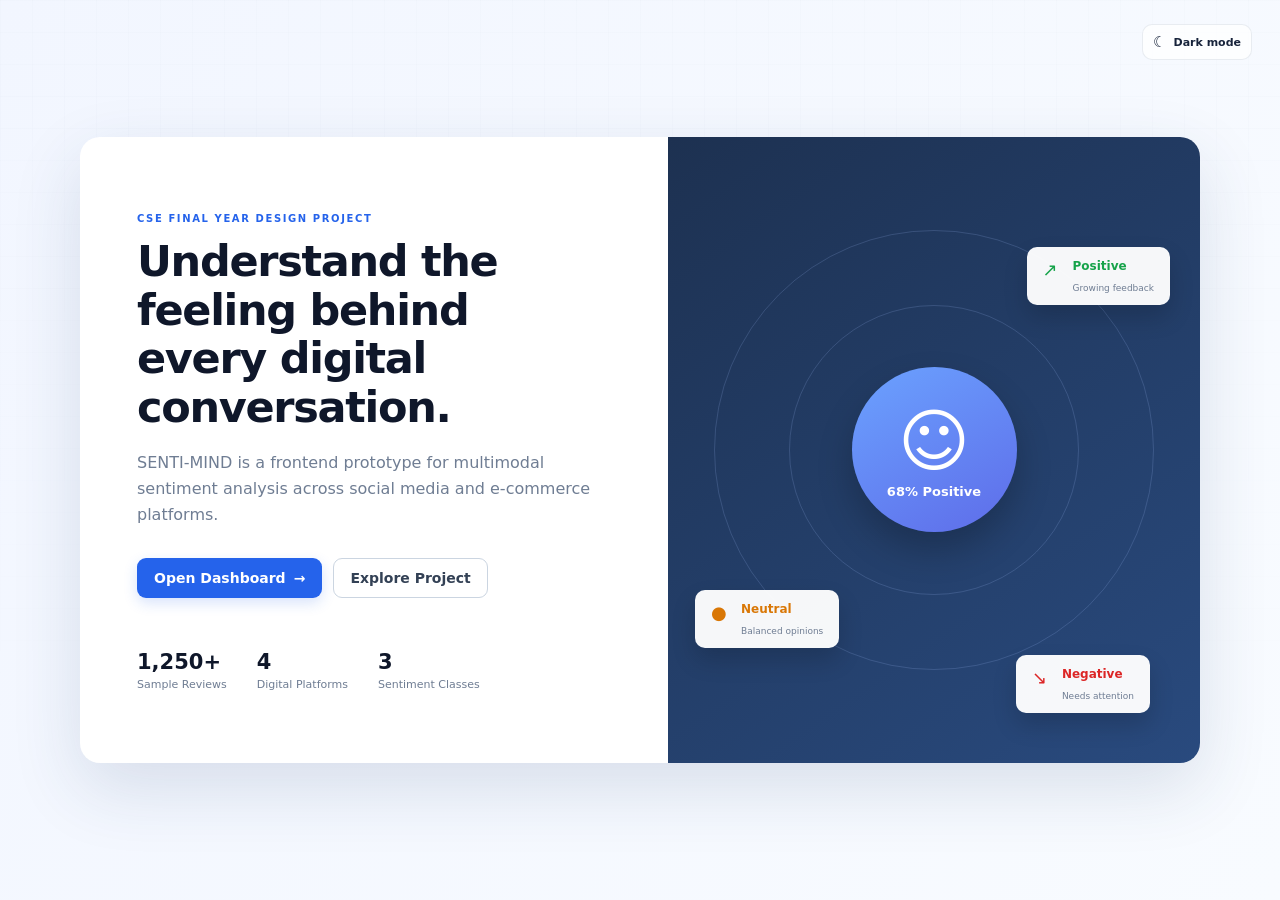
<file: index.html>
<!doctype html>
<html lang="en">
  <head>
    <meta charset="UTF-8" />
    <meta name="viewport" content="width=device-width, initial-scale=1.0" />
    <meta
      name="description"
      content="SENTI-MIND multimodal sentiment analysis prototype"
    />
    <title>SENTI-MIND | Welcome</title>
    <link rel="stylesheet" href="css/style.css" />
  </head>
  <body class="landing-page">
    <button class="theme-toggle landing-theme" id="themeToggle" type="button" aria-label="Toggle theme" title="Toggle theme"><span class="theme-icon">☾</span><span class="theme-label">Dark mode</span></button>
    <main class="landing-wrap">
      <section class="hero-card">
        <div class="hero-copy">
          <span class="eyebrow">CSE FINAL YEAR DESIGN PROJECT</span>
          <h1>Understand the feeling behind every digital conversation.</h1>
          <p>
            SENTI-MIND is a frontend prototype for multimodal sentiment analysis
            across social media and e-commerce platforms.
          </p>
          <div class="hero-actions">
            <a class="btn btn-primary" href="dashboard.html"
              >Open Dashboard <span>→</span></a
            >
            <a class="btn btn-outline" href="about.html">Explore Project</a>
          </div>
          <div class="hero-stats">
            <div><strong>1,250+</strong><span>Sample Reviews</span></div>
            <div><strong>4</strong><span>Digital Platforms</span></div>
            <div><strong>3</strong><span>Sentiment Classes</span></div>
          </div>
        </div>
        <div class="hero-visual" aria-hidden="true">
          <div class="orbit orbit-one"></div>
          <div class="orbit orbit-two"></div>
          <div class="sentiment-orb">☺<span>68% Positive</span></div>
          <div class="floating-card card-positive">
            ↗ <b>Positive</b><small>Growing feedback</small>
          </div>
          <div class="floating-card card-neutral">
            ● <b>Neutral</b><small>Balanced opinions</small>
          </div>
          <div class="floating-card card-negative">
            ↘ <b>Negative</b><small>Needs attention</small>
          </div>
        </div>
      </section>
    </main>
  <script src="js/script.js"></script>
  </body>
</html>
</file>
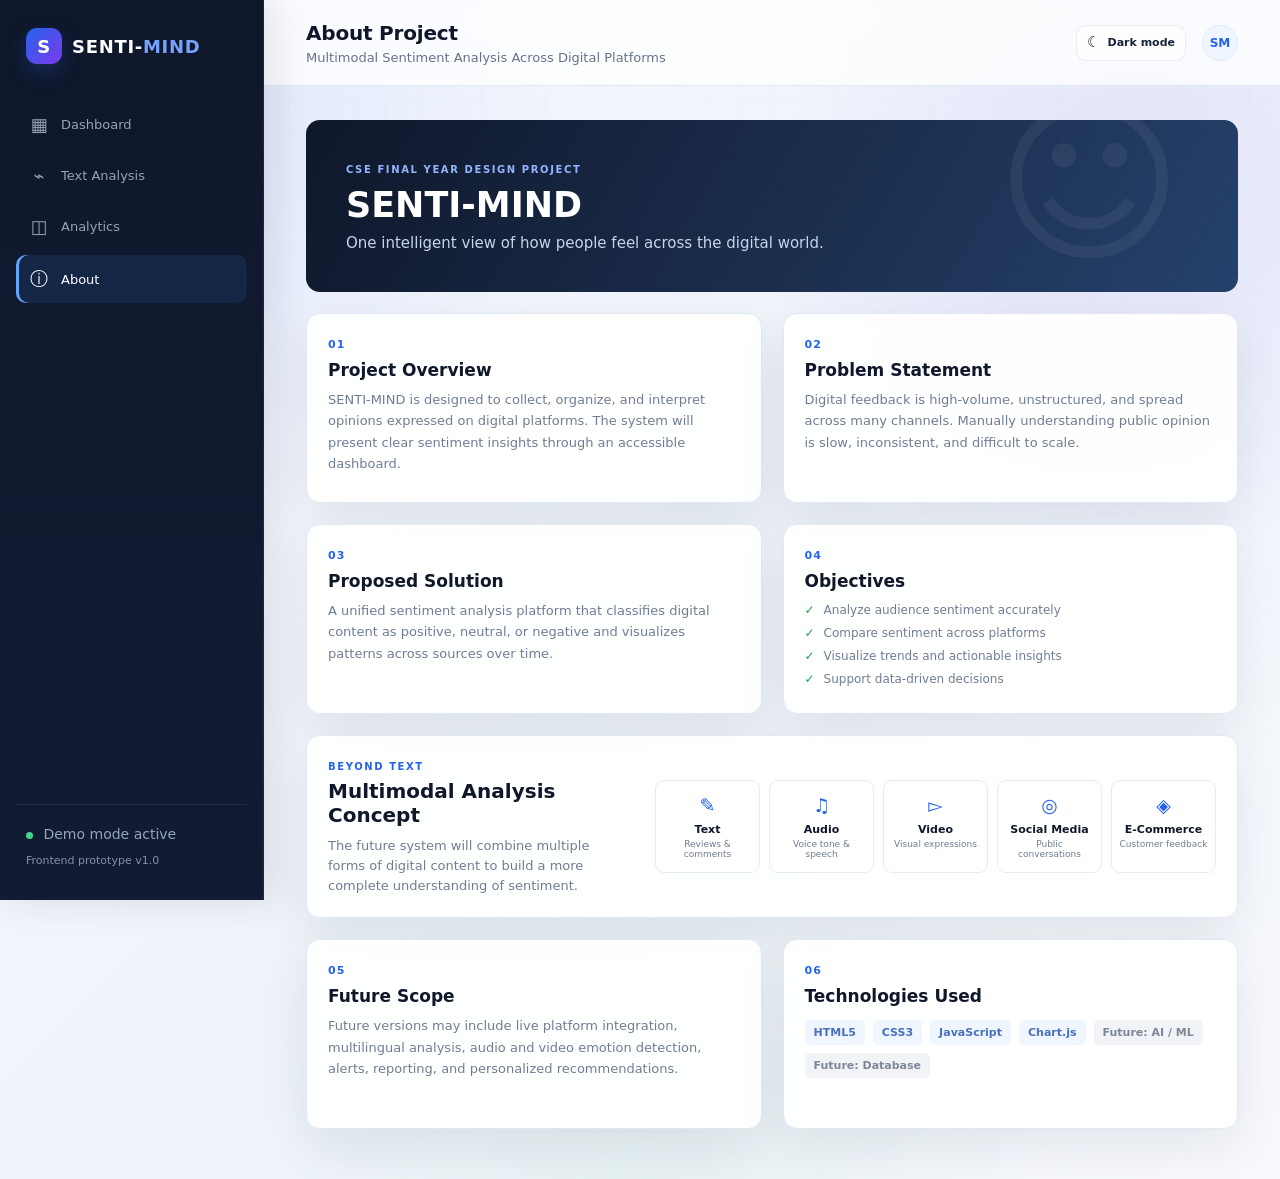
<file: about.html>
<!doctype html>
<html lang="en">
  <head>
    <meta charset="UTF-8" />
    <meta name="viewport" content="width=device-width, initial-scale=1.0" />
    <title>SENTI-MIND | About</title>
    <link rel="stylesheet" href="css/style.css" />
  </head>
  <body>
    <div class="app-shell">
      <aside class="sidebar" id="sidebar">
        <a class="brand" href="index.html"
          ><span class="brand-mark">S</span><span>SENTI-<b>MIND</b></span></a
        >
        <nav class="nav-menu">
          <a class="nav-link" href="dashboard.html"><span>▦</span> Dashboard</a
          ><a class="nav-link" href="text-analysis.html"
            ><span>⌁</span> Text Analysis</a
          ><a class="nav-link" href="analytics.html"><span>◫</span> Analytics</a
          ><a class="nav-link active" href="about.html"><span>ⓘ</span> About</a>
        </nav>
        <div class="sidebar-footer">
          <span class="status-dot"></span> Demo mode active<br /><small
            >Frontend prototype v1.0</small
          >
        </div>
      </aside>
      <div class="sidebar-overlay" id="sidebarOverlay"></div>
      <main class="main-area">
        <header class="top-header">
          <button class="menu-toggle" id="menuToggle" aria-label="Open menu">
            ☰
          </button>
          <div>
            <h1>About Project</h1>
            <p>Multimodal Sentiment Analysis Across Digital Platforms</p>
          </div>
          <div class="header-right"><button class="theme-toggle" id="themeToggle" type="button" aria-label="Toggle theme" title="Toggle theme"><span class="theme-icon">☾</span><span class="theme-label">Dark mode</span></button><div class="avatar">SM</div></div>
        </header>
        <section class="content about-content">
          <section class="about-hero">
            <span class="eyebrow">CSE FINAL YEAR DESIGN PROJECT</span>
            <h2>SENTI-MIND</h2>
            <p>
              One intelligent view of how people feel across the digital world.
            </p>
          </section>
          <div class="about-grid">
            <article class="panel about-card">
              <span class="section-number">01</span>
              <h3>Project Overview</h3>
              <p>
                SENTI-MIND is designed to collect, organize, and interpret
                opinions expressed on digital platforms. The system will present
                clear sentiment insights through an accessible dashboard.
              </p>
            </article>
            <article class="panel about-card">
              <span class="section-number">02</span>
              <h3>Problem Statement</h3>
              <p>
                Digital feedback is high-volume, unstructured, and spread across
                many channels. Manually understanding public opinion is slow,
                inconsistent, and difficult to scale.
              </p>
            </article>
            <article class="panel about-card">
              <span class="section-number">03</span>
              <h3>Proposed Solution</h3>
              <p>
                A unified sentiment analysis platform that classifies digital
                content as positive, neutral, or negative and visualizes
                patterns across sources over time.
              </p>
            </article>
            <article class="panel about-card">
              <span class="section-number">04</span>
              <h3>Objectives</h3>
              <ul class="check-list">
                <li>Analyze audience sentiment accurately</li>
                <li>Compare sentiment across platforms</li>
                <li>Visualize trends and actionable insights</li>
                <li>Support data-driven decisions</li>
              </ul>
            </article>
          </div>
          <article class="panel multimodal-panel">
            <div>
              <span class="eyebrow">BEYOND TEXT</span>
              <h2>Multimodal Analysis Concept</h2>
              <p>
                The future system will combine multiple forms of digital content
                to build a more complete understanding of sentiment.
              </p>
            </div>
            <div class="modality-grid">
              <div>
                <span>✎</span><b>Text</b><small>Reviews & comments</small>
              </div>
              <div>
                <span>♫</span><b>Audio</b><small>Voice tone & speech</small>
              </div>
              <div>
                <span>▻</span><b>Video</b><small>Visual expressions</small>
              </div>
              <div>
                <span>◎</span><b>Social Media</b
                ><small>Public conversations</small>
              </div>
              <div>
                <span>◈</span><b>E-Commerce</b><small>Customer feedback</small>
              </div>
            </div>
          </article>
          <div class="about-grid bottom-about">
            <article class="panel about-card">
              <span class="section-number">05</span>
              <h3>Future Scope</h3>
              <p>
                Future versions may include live platform integration,
                multilingual analysis, audio and video emotion detection,
                alerts, reporting, and personalized recommendations.
              </p>
            </article>
            <article class="panel about-card">
              <span class="section-number">06</span>
              <h3>Technologies Used</h3>
              <div class="tech-list">
                <span>HTML5</span><span>CSS3</span><span>JavaScript</span
                ><span>Chart.js</span
                ><span class="future-tech">Future: AI / ML</span
                ><span class="future-tech">Future: Database</span>
              </div>
            </article>
          </div>
        </section>
      </main>
    </div>
    <script src="js/script.js"></script>
  </body>
</html>
</file>
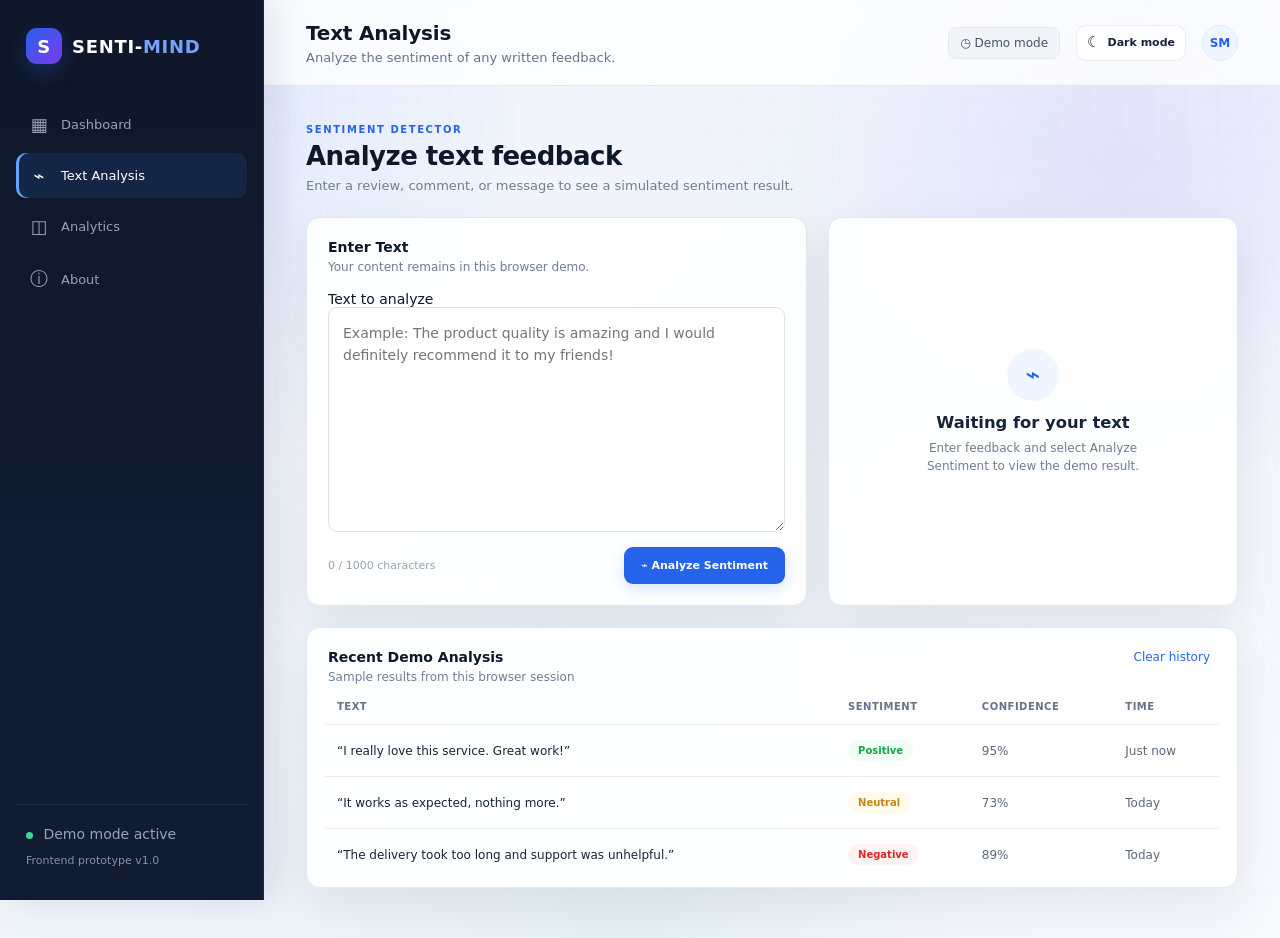
<file: text-analysis.html>
<!doctype html>
<html lang="en">
  <head>
    <meta charset="UTF-8" />
    <meta name="viewport" content="width=device-width, initial-scale=1.0" />
    <title>SENTI-MIND | Text Analysis</title>
    <link rel="stylesheet" href="css/style.css" />
  </head>
  <body>
    <div class="app-shell">
      <aside class="sidebar" id="sidebar">
        <a class="brand" href="index.html"
          ><span class="brand-mark">S</span><span>SENTI-<b>MIND</b></span></a
        >
        <nav class="nav-menu">
          <a class="nav-link" href="dashboard.html"><span>▦</span> Dashboard</a
          ><a class="nav-link active" href="text-analysis.html"
            ><span>⌁</span> Text Analysis</a
          ><a class="nav-link" href="analytics.html"><span>◫</span> Analytics</a
          ><a class="nav-link" href="about.html"><span>ⓘ</span> About</a>
        </nav>
        <div class="sidebar-footer">
          <span class="status-dot"></span> Demo mode active<br /><small
            >Frontend prototype v1.0</small
          >
        </div>
      </aside>
      <div class="sidebar-overlay" id="sidebarOverlay"></div>
      <main class="main-area">
        <header class="top-header">
          <button class="menu-toggle" id="menuToggle" aria-label="Open menu">
            ☰
          </button>
          <div>
            <h1>Text Analysis</h1>
            <p>Analyze the sentiment of any written feedback.</p>
          </div>
          <div class="header-right">
            <span class="date-badge">◷ Demo mode</span>
            <button class="theme-toggle" id="themeToggle" type="button" aria-label="Toggle theme" title="Toggle theme"><span class="theme-icon">☾</span><span class="theme-label">Dark mode</span></button><div class="avatar">SM</div>
          </div>
        </header>
        <section class="content">
          <div class="page-intro">
            <div>
              <span class="eyebrow">SENTIMENT DETECTOR</span>
              <h2>Analyze text feedback</h2>
              <p class="intro-text">
                Enter a review, comment, or message to see a simulated sentiment
                result.
              </p>
            </div>
          </div>
          <div class="analysis-grid">
            <article class="panel input-panel">
              <div class="panel-heading">
                <div>
                  <h3>Enter Text</h3>
                  <p>Your content remains in this browser demo.</p>
                </div>
              </div>
              <label class="sr-only" for="analysisText">Text to analyze</label
              ><textarea
                id="analysisText"
                maxlength="1000"
                placeholder="Example: The product quality is amazing and I would definitely recommend it to my friends!"
              ></textarea>
              <div class="input-footer">
                <span id="characterCount">0 / 1000 characters</span
                ><button class="btn btn-primary" id="analyzeButton">
                  ⌁ Analyze Sentiment
                </button>
              </div>
            </article>
            <article class="panel result-panel" id="resultCard">
              <div class="empty-result" id="emptyResult">
                <div class="empty-icon">⌁</div>
                <h3>Waiting for your text</h3>
                <p>
                  Enter feedback and select Analyze Sentiment to view the demo
                  result.
                </p>
              </div>
              <div class="analysis-result hidden" id="analysisResult">
                <div class="result-top">
                  <div>
                    <p class="result-label">DETECTED SENTIMENT</p>
                    <h2 id="resultSentiment">Positive</h2>
                    <p id="resultDescription">
                      The text expresses a favorable opinion.
                    </p>
                  </div>
                  <div class="sentiment-face positive-face" id="resultFace">
                    ☺
                  </div>
                </div>
                <div class="confidence-row">
                  <span>Confidence Score</span
                  ><strong id="confidenceScore">92%</strong>
                </div>
                <div class="progress-track">
                  <div
                    class="progress-fill positive-fill"
                    id="confidenceBar"
                    style="width: 92%"
                  ></div>
                </div>
                <div class="probabilities">
                  <div class="prob-row">
                    <div><span>☺</span> Positive</div>
                    <b id="positiveProbability">92%</b>
                  </div>
                  <div class="progress-track small">
                    <div
                      class="progress-fill positive-fill"
                      id="positiveBar"
                      style="width: 92%"
                    ></div>
                  </div>
                  <div class="prob-row">
                    <div><span>●</span> Neutral</div>
                    <b id="neutralProbability">5%</b>
                  </div>
                  <div class="progress-track small">
                    <div
                      class="progress-fill neutral-fill"
                      id="neutralBar"
                      style="width: 5%"
                    ></div>
                  </div>
                  <div class="prob-row">
                    <div><span>☹</span> Negative</div>
                    <b id="negativeProbability">3%</b>
                  </div>
                  <div class="progress-track small">
                    <div
                      class="progress-fill negative-fill"
                      id="negativeBar"
                      style="width: 3%"
                    ></div>
                  </div>
                </div>
              </div>
            </article>
          </div>
          <article class="panel table-panel recent-text">
            <div class="panel-heading">
              <div>
                <h3>Recent Demo Analysis</h3>
                <p>Sample results from this browser session</p>
              </div>
              <button class="text-button" id="clearRecent">
                Clear history
              </button>
            </div>
            <div class="table-scroll">
              <table>
                <thead>
                  <tr>
                    <th>Text</th>
                    <th>Sentiment</th>
                    <th>Confidence</th>
                    <th>Time</th>
                  </tr>
                </thead>
                <tbody id="recentAnalysisBody">
                  <tr>
                    <td>“I really love this service. Great work!”</td>
                    <td>
                      <span class="sentiment-tag positive">Positive</span>
                    </td>
                    <td>95%</td>
                    <td>Just now</td>
                  </tr>
                  <tr>
                    <td>“It works as expected, nothing more.”</td>
                    <td><span class="sentiment-tag neutral">Neutral</span></td>
                    <td>73%</td>
                    <td>Today</td>
                  </tr>
                  <tr>
                    <td>
                      “The delivery took too long and support was unhelpful.”
                    </td>
                    <td>
                      <span class="sentiment-tag negative">Negative</span>
                    </td>
                    <td>89%</td>
                    <td>Today</td>
                  </tr>
                </tbody>
              </table>
            </div>
          </article>
        </section>
      </main>
    </div>
    <script src="js/script.js"></script>
  </body>
</html>
</file>
<file: css/style.css>
:root {
  --navy: #152238;
  --navy-light: #213554;
  --blue: #3977f6;
  --blue-soft: #edf3ff;
  --text: #1c2b42;
  --muted: #78859a;
  --line: #e9edf3;
  --bg: #f5f7fb;
  --white: #fff;
  --positive: #24a56b;
  --positive-soft: #e9f8f0;
  --neutral: #f3a62f;
  --neutral-soft: #fff5e2;
  --negative: #e45d63;
  --negative-soft: #fff0f1;
  --shadow: 0 8px 28px rgba(33, 53, 84, 0.07);
}
* {
  box-sizing: border-box;
}
html {
  scroll-behavior: smooth;
}
body {
  margin: 0;
  font-family:
    Inter,
    Segoe UI,
    Arial,
    sans-serif;
  color: var(--text);
  background: var(--bg);
  font-size: 14px;
}
.app-shell {
  min-height: 100vh;
}
.sidebar {
  position: fixed;
  z-index: 20;
  left: 0;
  top: 0;
  bottom: 0;
  width: 250px;
  background: var(--navy);
  color: #d6deed;
  padding: 25px 15px;
  display: flex;
  flex-direction: column;
}
.brand {
  color: #fff;
  text-decoration: none;
  font-size: 19px;
  font-weight: 700;
  letter-spacing: 0.4px;
  display: flex;
  align-items: center;
  gap: 10px;
  padding: 0 10px 34px;
}
.brand b {
  color: #76a3ff;
}
.brand-mark {
  width: 33px;
  height: 33px;
  display: grid;
  place-items: center;
  border-radius: 10px;
  background: linear-gradient(135deg, #5389ff, #7a5af8);
  font-size: 18px;
}
.nav-menu {
  display: grid;
  gap: 8px;
}
.nav-link {
  color: #b9c5d9;
  text-decoration: none;
  padding: 13px 14px;
  border-radius: 9px;
  font-weight: 500;
  display: flex;
  align-items: center;
  gap: 13px;
  transition: 0.2s;
}
.nav-link span {
  font-size: 18px;
  width: 18px;
  text-align: center;
}
.nav-link:hover,
.nav-link.active {
  background: rgba(113, 156, 255, 0.16);
  color: #fff;
}
.nav-link.active {
  box-shadow: inset 3px 0 #78a4ff;
}
.sidebar-footer {
  margin-top: auto;
  border-top: 1px solid rgba(255, 255, 255, 0.1);
  padding: 19px 10px 0;
  color: #b8c3d7;
  line-height: 1.8;
}
.sidebar-footer small {
  font-size: 11px;
  color: #8391aa;
}
.status-dot {
  display: inline-block;
  width: 7px;
  height: 7px;
  border-radius: 50%;
  background: #45d392;
  margin-right: 6px;
}
.main-area {
  margin-left: 250px;
  min-height: 100vh;
}
.top-header {
  height: 92px;
  background: var(--white);
  border-bottom: 1px solid var(--line);
  padding: 19px 38px;
  display: flex;
  align-items: center;
  justify-content: space-between;
  gap: 20px;
}
.top-header h1 {
  font-size: 21px;
  margin: 0 0 5px;
}
.top-header p,
.panel-heading p,
.intro-text {
  margin: 0;
  color: var(--muted);
  font-size: 13px;
}
.header-right {
  display: flex;
  align-items: center;
  gap: 16px;
}
.date-badge,
.mini-label {
  background: var(--blue-soft);
  color: #4c6fae;
  padding: 8px 11px;
  border-radius: 7px;
  font-size: 12px;
}
.avatar {
  height: 36px;
  width: 36px;
  border-radius: 50%;
  display: grid;
  place-items: center;
  background: #dce8ff;
  color: var(--blue);
  font-size: 12px;
  font-weight: 800;
}
.menu-toggle {
  display: none;
  border: 0;
  background: transparent;
  font-size: 24px;
  color: var(--navy);
  cursor: pointer;
}
.content {
  padding: 31px 38px 45px;
  max-width: 1600px;
  margin: auto;
}
.page-intro {
  display: flex;
  align-items: end;
  justify-content: space-between;
  margin-bottom: 22px;
  gap: 15px;
}
.eyebrow {
  color: var(--blue);
  font-size: 10px;
  font-weight: 800;
  letter-spacing: 1.3px;
}
.page-intro h2 {
  font-size: 24px;
  margin: 5px 0 0;
}
.intro-text {
  margin-top: 7px;
}
.btn {
  border: 1px solid transparent;
  border-radius: 8px;
  text-decoration: none;
  cursor: pointer;
  font: inherit;
  font-weight: 650;
  padding: 11px 16px;
  display: inline-flex;
  align-items: center;
  gap: 8px;
  justify-content: center;
  transition: 0.2s;
}
.btn-primary {
  background: var(--blue);
  color: white;
  box-shadow: 0 4px 10px rgba(57, 119, 246, 0.2);
}
.btn-primary:hover {
  background: #2465ec;
  transform: translateY(-1px);
}
.btn-outline {
  background: #fff;
  color: var(--blue);
  border-color: #cbd9f8;
}
.btn-small {
  padding: 9px 13px;
  font-size: 12px;
}
.kpi-grid {
  display: grid;
  grid-template-columns: repeat(4, 1fr);
  gap: 18px;
  margin-bottom: 21px;
}
.kpi-card,
.panel {
  background: var(--white);
  border: 1px solid #edf0f5;
  border-radius: 12px;
  box-shadow: var(--shadow);
}
.kpi-card {
  padding: 20px;
  display: flex;
  align-items: center;
  gap: 14px;
}
.kpi-icon {
  width: 45px;
  height: 45px;
  border-radius: 11px;
  display: grid;
  place-items: center;
  font-size: 21px;
  flex: 0 0 auto;
}
.blue {
  background: var(--blue-soft);
  color: var(--blue);
}
.positive-bg {
  background: var(--positive-soft);
  color: var(--positive);
}
.neutral-bg {
  background: var(--neutral-soft);
  color: var(--neutral);
}
.negative-bg {
  background: var(--negative-soft);
  color: var(--negative);
}
.kpi-card p {
  margin: 0 0 4px;
  color: var(--muted);
  font-size: 12px;
}
.kpi-card h3 {
  font-size: 25px;
  margin: 0 0 3px;
}
.kpi-card small {
  font-size: 10px;
  font-weight: 700;
}
.kpi-card em {
  font-style: normal;
  color: #9aa4b4;
  font-weight: 400;
}
.up {
  color: var(--positive);
}
.down {
  color: var(--negative);
}
.steady {
  color: var(--neutral);
}
.chart-grid {
  display: grid;
  grid-template-columns: 1fr 1.35fr;
  gap: 21px;
  margin-bottom: 21px;
}
.panel {
  padding: 22px;
}
.panel-heading {
  display: flex;
  align-items: start;
  justify-content: space-between;
  gap: 12px;
  margin-bottom: 18px;
}
.panel-heading h3 {
  font-size: 15px;
  margin: 0 0 5px;
}
.icon-button,
.text-button {
  border: 0;
  background: transparent;
  color: var(--muted);
  font: inherit;
  cursor: pointer;
}
.text-button {
  color: var(--blue);
  font-size: 12px;
}
.doughnut-layout {
  display: flex;
  align-items: center;
  justify-content: space-around;
  gap: 12px;
  min-height: 218px;
}
.chart-box {
  height: 230px;
  position: relative;
}
.doughnut-box {
  height: 190px;
  width: 190px;
  flex: 0 0 190px;
}
.chart-legend {
  list-style: none;
  padding: 0;
  margin: 0;
  display: grid;
  gap: 17px;
  min-width: 125px;
}
.chart-legend li {
  color: var(--muted);
  display: flex;
  align-items: center;
  gap: 7px;
  font-size: 12px;
}
.chart-legend b {
  color: var(--text);
  margin-left: auto;
}
.chart-legend i,
.legend-inline i {
  height: 9px;
  width: 9px;
  border-radius: 50%;
  display: inline-block;
}
.legend-positive {
  background: var(--positive);
}
.legend-neutral {
  background: var(--neutral);
}
.legend-negative {
  background: var(--negative);
}
.trend-panel {
  margin-bottom: 21px;
}
.chart-tall {
  height: 260px;
}
.legend-inline {
  display: flex;
  flex-wrap: wrap;
  gap: 14px;
  color: var(--muted);
  font-size: 11px;
}
.legend-inline span {
  display: flex;
  align-items: center;
  gap: 5px;
}
.table-panel {
  padding-bottom: 8px;
}
.table-scroll {
  overflow-x: auto;
}
table {
  border-collapse: collapse;
  width: 100%;
  min-width: 700px;
  font-size: 12px;
}
th {
  text-align: left;
  padding: 0 12px 13px;
  color: #94a0b3;
  font-size: 10px;
  text-transform: uppercase;
  letter-spacing: 0.5px;
}
td {
  padding: 14px 12px;
  border-top: 1px solid var(--line);
  color: #59677d;
}
td:first-child {
  color: var(--text);
  max-width: 390px;
}
.platform-pill {
  display: inline-grid;
  place-items: center;
  height: 20px;
  width: 20px;
  border-radius: 5px;
  color: #fff;
  font-weight: bold;
  margin-right: 5px;
}
.facebook {
  background: #3977f6;
}
.youtube {
  background: #ee5055;
}
.instagram {
  background: #ca5c9e;
}
.ecommerce {
  background: #e5a029;
}
.sentiment-tag {
  display: inline-block;
  padding: 5px 9px;
  border-radius: 20px;
  font-size: 10px;
  font-weight: 700;
}
.sentiment-tag.positive {
  background: var(--positive-soft);
  color: var(--positive);
}
.sentiment-tag.neutral {
  background: var(--neutral-soft);
  color: #c4851d;
}
.sentiment-tag.negative {
  background: var(--negative-soft);
  color: var(--negative);
}
.text-link {
  color: var(--blue);
  font-weight: 600;
  text-decoration: none;
  font-size: 12px;
}
.analysis-grid {
  display: grid;
  grid-template-columns: 1.1fr 0.9fr;
  gap: 21px;
  margin-bottom: 21px;
}
.input-panel textarea {
  width: 100%;
  height: 225px;
  resize: vertical;
  border: 1px solid #dce3ed;
  border-radius: 9px;
  padding: 14px;
  font: inherit;
  line-height: 1.6;
  color: var(--text);
  outline: none;
}
.input-panel textarea:focus {
  border-color: var(--blue);
  box-shadow: 0 0 0 3px var(--blue-soft);
}
.input-footer {
  display: flex;
  align-items: center;
  justify-content: space-between;
  gap: 12px;
  margin-top: 12px;
  color: #97a1b2;
  font-size: 11px;
}
.result-panel {
  min-height: 350px;
}
.empty-result {
  height: 100%;
  min-height: 300px;
  display: flex;
  align-items: center;
  justify-content: center;
  flex-direction: column;
  text-align: center;
  color: var(--muted);
}
.empty-result h3 {
  margin: 12px 0 7px;
  color: var(--text);
}
.empty-result p {
  max-width: 260px;
  margin: 0;
  line-height: 1.5;
  font-size: 12px;
}
.empty-icon {
  height: 52px;
  width: 52px;
  border-radius: 50%;
  display: grid;
  place-items: center;
  background: var(--blue-soft);
  color: var(--blue);
  font-size: 25px;
}
.hidden {
  display: none;
}
.result-top {
  display: flex;
  justify-content: space-between;
  align-items: center;
  margin-bottom: 22px;
}
.result-label {
  font-size: 10px;
  letter-spacing: 1px;
  color: var(--muted);
  font-weight: 800;
  margin: 0;
}
.result-top h2 {
  font-size: 28px;
  margin: 6px 0;
}
.result-top p:last-child {
  color: var(--muted);
  font-size: 12px;
  margin: 0;
}
.sentiment-face {
  height: 58px;
  width: 58px;
  border-radius: 18px;
  display: grid;
  place-items: center;
  font-size: 31px;
}
.positive-face {
  background: var(--positive-soft);
  color: var(--positive);
}
.neutral-face {
  background: var(--neutral-soft);
  color: var(--neutral);
}
.negative-face {
  background: var(--negative-soft);
  color: var(--negative);
}
.confidence-row,
.prob-row {
  display: flex;
  justify-content: space-between;
  align-items: center;
  font-size: 12px;
}
.confidence-row {
  margin: 13px 0 8px;
  color: var(--muted);
}
.confidence-row strong {
  color: var(--text);
  font-size: 16px;
}
.progress-track {
  height: 8px;
  background: #edf0f4;
  border-radius: 99px;
  overflow: hidden;
}
.progress-track.small {
  height: 6px;
  margin: 7px 0 14px;
}
.progress-fill {
  height: 100%;
  border-radius: inherit;
  transition: width 0.5s ease;
}
.positive-fill {
  background: var(--positive);
}
.neutral-fill {
  background: var(--neutral);
}
.negative-fill {
  background: var(--negative);
}
.probabilities {
  margin-top: 23px;
}
.prob-row b {
  font-size: 11px;
}
.prob-row div {
  display: flex;
  align-items: center;
  gap: 7px;
  color: var(--muted);
}
.recent-text {
  margin-top: 0;
}
.period-select {
  border: 1px solid #dce3ed;
  border-radius: 7px;
  padding: 8px 10px;
  color: var(--muted);
  background: white;
  font: inherit;
  font-size: 12px;
  outline: 0;
}
.stats-strip {
  display: grid;
  grid-template-columns: repeat(4, 1fr);
  background: white;
  border: 1px solid var(--line);
  border-radius: 12px;
  box-shadow: var(--shadow);
  margin-bottom: 21px;
}
.stats-strip > div {
  padding: 19px 22px;
  border-right: 1px solid var(--line);
}
.stats-strip > div:last-child {
  border: 0;
}
.stats-strip p,
.stats-strip small {
  display: block;
  margin: 0;
  color: var(--muted);
  font-size: 11px;
}
.stats-strip strong {
  font-size: 20px;
  display: block;
  margin: 5px 0;
}
.insight-grid {
  display: grid;
  grid-template-columns: repeat(3, 1fr);
  gap: 21px;
}
.insight-card {
  padding: 20px;
}
.insight-icon {
  height: 34px;
  width: 34px;
  border-radius: 9px;
  display: grid;
  place-items: center;
  font-weight: 800;
  margin-bottom: 14px;
}
.insight-card h3 {
  font-size: 14px;
  margin: 0 0 7px;
}
.insight-card p {
  color: var(--muted);
  font-size: 12px;
  line-height: 1.55;
  margin: 0;
}
.about-content {
  max-width: 1200px;
}
.about-hero {
  background: linear-gradient(120deg, var(--navy), #25416b);
  color: white;
  border-radius: 14px;
  padding: 40px;
  margin-bottom: 21px;
  position: relative;
  overflow: hidden;
}
.about-hero:after {
  content: "☺";
  position: absolute;
  right: 55px;
  top: -42px;
  font-size: 180px;
  color: rgba(255, 255, 255, 0.06);
}
.about-hero .eyebrow {
  color: #91b6ff;
}
.about-hero h2 {
  font-size: 35px;
  margin: 9px 0;
}
.about-hero p {
  color: #c7d4e9;
  max-width: 500px;
  margin: 0;
  font-size: 15px;
}
.about-grid {
  display: grid;
  grid-template-columns: repeat(2, 1fr);
  gap: 21px;
}
.about-card {
  min-height: 190px;
}
.section-number {
  font-size: 11px;
  font-weight: 800;
  color: var(--blue);
  letter-spacing: 1px;
}
.about-card h3 {
  margin: 9px 0;
  font-size: 17px;
}
.about-card p {
  color: var(--muted);
  line-height: 1.65;
  font-size: 13px;
  margin: 0;
}
.check-list {
  list-style: none;
  padding: 0;
  margin: 12px 0 0;
  display: grid;
  gap: 9px;
  color: var(--muted);
  font-size: 12px;
}
.check-list li:before {
  content: "✓";
  color: var(--positive);
  font-weight: bold;
  margin-right: 9px;
}
.multimodal-panel {
  margin: 21px 0;
  display: grid;
  grid-template-columns: 0.7fr 1.3fr;
  gap: 25px;
  align-items: center;
  background: linear-gradient(120deg, #fff, #f3f7ff);
}
.multimodal-panel h2 {
  font-size: 20px;
  margin: 6px 0 9px;
}
.multimodal-panel p {
  color: var(--muted);
  font-size: 13px;
  line-height: 1.55;
  margin: 0;
}
.modality-grid {
  display: grid;
  grid-template-columns: repeat(5, 1fr);
  gap: 9px;
}
.modality-grid div {
  background: white;
  padding: 13px 7px;
  text-align: center;
  border-radius: 9px;
  border: 1px solid #e5ebf5;
}
.modality-grid span {
  display: block;
  color: var(--blue);
  font-size: 19px;
  margin-bottom: 7px;
}
.modality-grid b {
  font-size: 11px;
  display: block;
}
.modality-grid small {
  display: block;
  color: var(--muted);
  font-size: 9px;
  margin-top: 3px;
}
.tech-list {
  display: flex;
  flex-wrap: wrap;
  gap: 8px;
  margin-top: 14px;
}
.tech-list span {
  background: var(--blue-soft);
  color: #4770bd;
  padding: 6px 9px;
  border-radius: 5px;
  font-size: 11px;
  font-weight: 600;
}
.tech-list .future-tech {
  background: #f1f3f7;
  color: #7c8798;
}
.landing-page {
  min-height: 100vh;
  background: linear-gradient(120deg, #f2f6ff, #f8fbff);
  display: grid;
  place-items: center;
}
.landing-wrap {
  width: min(1120px, 92%);
}
.hero-card {
  min-height: 580px;
  display: grid;
  grid-template-columns: 1.05fr 0.95fr;
  overflow: hidden;
  border-radius: 20px;
  background: #fff;
  box-shadow: 0 25px 70px rgba(37, 65, 107, 0.14);
}
.hero-copy {
  padding: 72px 57px;
}
.hero-copy h1 {
  font-size: 43px;
  line-height: 1.13;
  letter-spacing: -1.3px;
  margin: 12px 0 18px;
}
.hero-copy > p {
  color: var(--muted);
  font-size: 16px;
  line-height: 1.65;
  max-width: 490px;
}
.hero-actions {
  display: flex;
  gap: 11px;
  margin: 29px 0 52px;
}
.hero-stats {
  display: flex;
  gap: 30px;
}
.hero-stats div {
  display: grid;
  gap: 4px;
}
.hero-stats strong {
  font-size: 21px;
}
.hero-stats span {
  font-size: 11px;
  color: var(--muted);
}
.hero-visual {
  background: linear-gradient(145deg, #1d3151, #294a7e);
  position: relative;
  overflow: hidden;
  display: grid;
  place-items: center;
}
.orbit {
  position: absolute;
  border: 1px solid rgba(164, 194, 255, 0.18);
  border-radius: 50%;
}
.orbit-one {
  width: 440px;
  height: 440px;
}
.orbit-two {
  width: 290px;
  height: 290px;
}
.sentiment-orb {
  z-index: 1;
  height: 165px;
  width: 165px;
  border-radius: 50%;
  display: flex;
  flex-direction: column;
  align-items: center;
  justify-content: center;
  background: linear-gradient(150deg, #6ba2ff, #5e6ce9);
  box-shadow: 0 18px 35px rgba(0, 0, 0, 0.22);
  color: white;
  font-size: 69px;
}
.sentiment-orb span {
  font-size: 13px;
  font-weight: 700;
  margin-top: 3px;
}
.floating-card {
  position: absolute;
  background: rgba(255, 255, 255, 0.96);
  padding: 12px 16px;
  border-radius: 10px;
  box-shadow: 0 12px 24px rgba(0, 0, 0, 0.16);
  font-size: 18px;
  display: grid;
  grid-template-columns: 23px auto;
  column-gap: 7px;
}
.floating-card b {
  font-size: 12px;
}
.floating-card small {
  grid-column: 2;
  color: var(--muted);
  font-size: 9px;
  margin-top: 3px;
}
.card-positive {
  top: 110px;
  right: 30px;
  color: var(--positive);
}
.card-neutral {
  bottom: 115px;
  left: 27px;
  color: var(--neutral);
}
.card-negative {
  bottom: 50px;
  right: 50px;
  color: var(--negative);
}
.sidebar-overlay {
  display: none;
}
@media (max-width: 1050px) {
  .kpi-grid {
    grid-template-columns: repeat(2, 1fr);
  }
  .hero-copy h1 {
    font-size: 36px;
  }
  .hero-copy {
    padding: 60px 40px;
  }
  .multimodal-panel {
    grid-template-columns: 1fr;
  }
  .modality-grid {
    max-width: 600px;
  }
}
@media (max-width: 800px) {
  .sidebar {
    transform: translateX(-100%);
    transition: transform 0.25s;
  }
  .sidebar.open {
    transform: translateX(0);
  }
  .sidebar-overlay.open {
    display: block;
    position: fixed;
    inset: 0;
    background: rgba(16, 29, 49, 0.45);
    z-index: 15;
  }
  .main-area {
    margin-left: 0;
  }
  .top-header {
    height: auto;
    min-height: 76px;
    padding: 15px 19px;
  }
  .menu-toggle {
    display: block;
  }
  .header-right .date-badge {
    display: none;
  }
  .content {
    padding: 25px 19px;
  }
  .chart-grid,
  .analysis-grid {
    grid-template-columns: 1fr;
  }
  .stats-strip {
    grid-template-columns: repeat(2, 1fr);
  }
  .stats-strip > div:nth-child(2) {
    border-right: 0;
  }
  .stats-strip > div:nth-child(-n + 2) {
    border-bottom: 1px solid var(--line);
  }
  .insight-grid {
    grid-template-columns: 1fr;
  }
  .hero-card {
    grid-template-columns: 1fr;
  }
  .hero-copy {
    padding: 48px 32px;
  }
  .hero-visual {
    min-height: 380px;
  }
  .about-grid {
    grid-template-columns: 1fr;
  }
}
@media (max-width: 520px) {
  .kpi-grid {
    grid-template-columns: 1fr;
    gap: 12px;
  }
  .page-intro {
    align-items: start;
    flex-direction: column;
  }
  .top-header h1 {
    font-size: 18px;
  }
  .top-header p {
    font-size: 11px;
  }
  .header-right {
    gap: 8px;
  }
  .doughnut-layout {
    justify-content: flex-start;
  }
  .chart-legend {
    min-width: 110px;
  }
  .doughnut-box {
    width: 155px;
    height: 155px;
    flex-basis: 155px;
  }
  .chart-box {
    height: 210px;
  }
  .chart-tall {
    height: 230px;
  }
  .stats-strip {
    grid-template-columns: 1fr;
  }
  .stats-strip > div {
    border-right: 0;
    border-bottom: 1px solid var(--line) !important;
  }
  .hero-copy h1 {
    font-size: 33px;
  }
  .hero-stats {
    gap: 16px;
  }
  .hero-stats strong {
    font-size: 18px;
  }
  .hero-actions {
    margin-bottom: 38px;
  }
  .modality-grid {
    grid-template-columns: repeat(3, 1fr);
  }
  .about-hero {
    padding: 29px 25px;
  }
  .about-hero h2 {
    font-size: 29px;
  }
  .input-footer {
    align-items: stretch;
    flex-direction: column;
  }
  .input-footer .btn {
    width: 100%;
  }
}

/* =========================================================
   PROFESSIONAL DASHBOARD THEME — editable override layer
   ========================================================= */
:root {
  --navy: #0f172a;
  --navy-light: #1e293b;
  --blue: #2563eb;
  --blue-soft: #eff6ff;
  --text: #0f172a;
  --muted: #64748b;
  --line: #e2e8f0;
  --bg: #f8fafc;
  --white: #ffffff;
  --positive: #16a34a;
  --positive-soft: #f0fdf4;
  --neutral: #d97706;
  --neutral-soft: #fffbeb;
  --negative: #dc2626;
  --negative-soft: #fef2f2;
  --shadow: 0 10px 30px rgba(15, 23, 42, 0.06);
}

body {
  font-family: Inter, ui-sans-serif, system-ui, -apple-system, BlinkMacSystemFont, "Segoe UI", Arial, sans-serif;
  background: #f8fafc;
  color: #0f172a;
}

.sidebar {
  width: 264px;
  padding: 28px 16px;
  background: linear-gradient(180deg, #0f172a 0%, #111c33 100%);
  border-right: 1px solid rgba(255,255,255,.06);
}

.brand {
  font-size: 18px;
  letter-spacing: .7px;
  padding: 0 10px 38px;
}

.brand-mark {
  width: 36px;
  height: 36px;
  border-radius: 11px;
  background: linear-gradient(135deg, #2563eb, #7c3aed);
  box-shadow: 0 8px 20px rgba(37,99,235,.25);
}

.nav-menu { gap: 6px; }
.nav-link {
  padding: 12px 14px;
  border-radius: 10px;
  color: #94a3b8;
  font-size: 13px;
  transition: background .2s ease, color .2s ease, transform .2s ease;
}
.nav-link:hover { transform: translateX(2px); }
.nav-link:hover,
.nav-link.active { background: rgba(59,130,246,.13); color: #fff; }
.nav-link.active { box-shadow: inset 3px 0 #60a5fa; }

.sidebar-footer {
  padding-top: 17px;
  color: #94a3b8;
  border-top-color: rgba(255,255,255,.08);
}

.main-area { margin-left: 264px; }

.top-header {
  height: 86px;
  padding: 17px 42px;
  background: rgba(255,255,255,.96);
  backdrop-filter: blur(10px);
  border-bottom: 1px solid #e2e8f0;
}
.top-header h1 { font-size: 20px; font-weight: 750; letter-spacing: -.2px; }
.top-header p { color: #64748b; }

.date-badge, .mini-label {
  background: #f1f5f9;
  color: #475569;
  border: 1px solid #e2e8f0;
  border-radius: 8px;
}

.avatar {
  background: #eff6ff;
  border: 1px solid #dbeafe;
  color: #2563eb;
}

.content {
  padding: 34px 42px 50px;
  max-width: 1680px;
}

.page-intro { margin-bottom: 24px; }
.eyebrow { font-size: 10px; letter-spacing: 1.6px; }
.page-intro h2 { font-size: 26px; letter-spacing: -.5px; }

.btn { border-radius: 9px; }
.btn-primary {
  background: #2563eb;
  box-shadow: 0 5px 14px rgba(37,99,235,.18);
}
.btn-primary:hover { background: #1d4ed8; }
.btn-outline { border-color: #cbd5e1; color: #334155; }

.kpi-grid { gap: 16px; margin-bottom: 20px; }
.kpi-card, .panel {
  border: 1px solid #e2e8f0;
  border-radius: 14px;
  box-shadow: 0 8px 25px rgba(15,23,42,.045);
}
.kpi-card {
  min-height: 120px;
  padding: 20px 21px;
  position: relative;
  overflow: hidden;
}
.kpi-card::after {
  content: "";
  position: absolute;
  width: 70px;
  height: 70px;
  right: -28px;
  top: -28px;
  border-radius: 50%;
  background: #f8fafc;
  pointer-events: none;
}
.kpi-icon { width: 46px; height: 46px; border-radius: 12px; }
.kpi-card p { font-size: 11px; font-weight: 600; text-transform: uppercase; letter-spacing: .4px; }
.kpi-card h3 { font-size: 26px; letter-spacing: -.4px; }
.kpi-card small { font-size: 10px; }

.panel { padding: 21px; }
.panel-heading { margin-bottom: 17px; }
.panel-heading h3 { font-size: 14px; font-weight: 750; }
.panel-heading p { font-size: 12px; }

.chart-grid { gap: 18px; margin-bottom: 18px; }
.chart-box { height: 240px; }
.chart-tall { height: 280px; }
.trend-panel { margin-bottom: 18px; }

.chart-legend { gap: 14px; }
.chart-legend li { font-size: 12px; }

.table-panel { padding-bottom: 7px; }
.table-scroll { margin: 0 -3px; }
table { font-size: 12px; }
th {
  padding: 0 12px 12px;
  color: #64748b;
  font-weight: 700;
}
td { padding: 15px 12px; }
tbody tr { transition: background .15s ease; }
tbody tr:hover { background: #f8fafc; }

.sentiment-tag { padding: 5px 10px; font-size: 10px; }
.text-link { font-size: 11px; }

.period-select {
  border-color: #cbd5e1;
  background: #fff;
  color: #475569;
}

@media (max-width: 1050px) {
  .main-area { margin-left: 250px; }
  .content { padding-left: 30px; padding-right: 30px; }
  .top-header { padding-left: 30px; padding-right: 30px; }
}

@media (max-width: 800px) {
  .sidebar { width: 250px; }
  .main-area { margin-left: 0; }
  .top-header { padding: 15px 19px; }
  .content { padding: 25px 19px 35px; }
}


/* --- Professional background + theme system --- */
:root {
  --bg: #f3f6fb;
  --surface: rgba(255, 255, 255, 0.94);
  --surface-solid: #ffffff;
  --line: rgba(148, 163, 184, 0.20);
  --text: #17233b;
  --muted: #6f7d93;
  --input-bg: rgba(255, 255, 255, 0.86);
  --shadow: 0 18px 50px rgba(15, 23, 42, 0.08);
}
body {
  position: relative;
  isolation: isolate;
  background:
    radial-gradient(circle at 12% 8%, rgba(67, 117, 255, 0.13), transparent 28%),
    radial-gradient(circle at 88% 18%, rgba(111, 76, 255, 0.10), transparent 25%),
    radial-gradient(circle at 50% 100%, rgba(36, 165, 107, 0.06), transparent 30%),
    linear-gradient(135deg, #f7f9fd 0%, #eef3fa 52%, #f7f9fd 100%);
}
body::before {
  content: "";
  position: fixed;
  inset: 0;
  z-index: -1;
  pointer-events: none;
  opacity: .34;
  background-image:
    linear-gradient(rgba(100, 116, 139, .055) 1px, transparent 1px),
    linear-gradient(90deg, rgba(100, 116, 139, .055) 1px, transparent 1px);
  background-size: 32px 32px;
  mask-image: linear-gradient(to bottom, black, transparent 88%);
}
.sidebar {
  box-shadow: 10px 0 35px rgba(15, 23, 42, .10);
}
.top-header {
  background: rgba(255,255,255,.78);
  backdrop-filter: blur(16px);
  -webkit-backdrop-filter: blur(16px);
}
.kpi-card, .panel {
  background: var(--surface);
  backdrop-filter: blur(12px);
  -webkit-backdrop-filter: blur(12px);
  box-shadow: var(--shadow);
}
.kpi-card:hover, .panel:hover {
  box-shadow: 0 20px 55px rgba(15, 23, 42, .10);
}
.theme-toggle {
  border: 1px solid var(--line);
  background: rgba(255,255,255,.72);
  color: var(--text);
  border-radius: 10px;
  min-height: 36px;
  padding: 7px 10px;
  display: inline-flex;
  align-items: center;
  gap: 7px;
  cursor: pointer;
  font: inherit;
  font-size: 11px;
  font-weight: 700;
  transition: .2s ease;
}
.theme-toggle:hover {
  transform: translateY(-1px);
  border-color: rgba(57,119,246,.35);
  background: var(--surface-solid);
}
.theme-icon { font-size: 15px; line-height: 1; }
.landing-theme {
  position: fixed;
  top: 24px;
  right: 28px;
  z-index: 50;
}

/* Dark theme */
body.dark-theme {
  --bg: #0b1220;
  --surface: rgba(18, 27, 43, .92);
  --surface-solid: #121b2b;
  --line: rgba(148, 163, 184, .16);
  --text: #e8eef9;
  --muted: #94a3b8;
  --input-bg: rgba(15, 23, 42, .78);
  --shadow: 0 20px 55px rgba(0, 0, 0, .24);
  background:
    radial-gradient(circle at 12% 8%, rgba(67, 117, 255, .16), transparent 28%),
    radial-gradient(circle at 88% 18%, rgba(111, 76, 255, .14), transparent 25%),
    radial-gradient(circle at 50% 100%, rgba(36, 165, 107, .08), transparent 30%),
    linear-gradient(135deg, #080e19 0%, #0f1726 52%, #0b1220 100%);
}
body.dark-theme::before { opacity: .18; }
body.dark-theme .top-header { background: rgba(11,18,32,.72); border-color: var(--line); }
body.dark-theme .panel,
body.dark-theme .kpi-card { border-color: var(--line); }
body.dark-theme .theme-toggle { background: rgba(30,41,59,.72); color: #e8eef9; }
body.dark-theme .date-badge,
body.dark-theme .mini-label { background: rgba(59,130,246,.14); color: #a9c4ff; }
body.dark-theme .period-select,
body.dark-theme .input-panel textarea { background: var(--input-bg); color: var(--text); border-color: var(--line); }
body.dark-theme table th { color: #a5b2c7; }
body.dark-theme tbody tr:hover { background: rgba(148,163,184,.06); }
body.dark-theme .text-link { color: #8eb2ff; }
body.dark-theme .about-hero,
body.dark-theme .hero-card { border-color: var(--line); }
body.dark-theme .hero-card { background: rgba(18,27,43,.88); }
body.dark-theme .hero-copy p,
body.dark-theme .hero-stats span { color: #94a3b8; }
</file>
